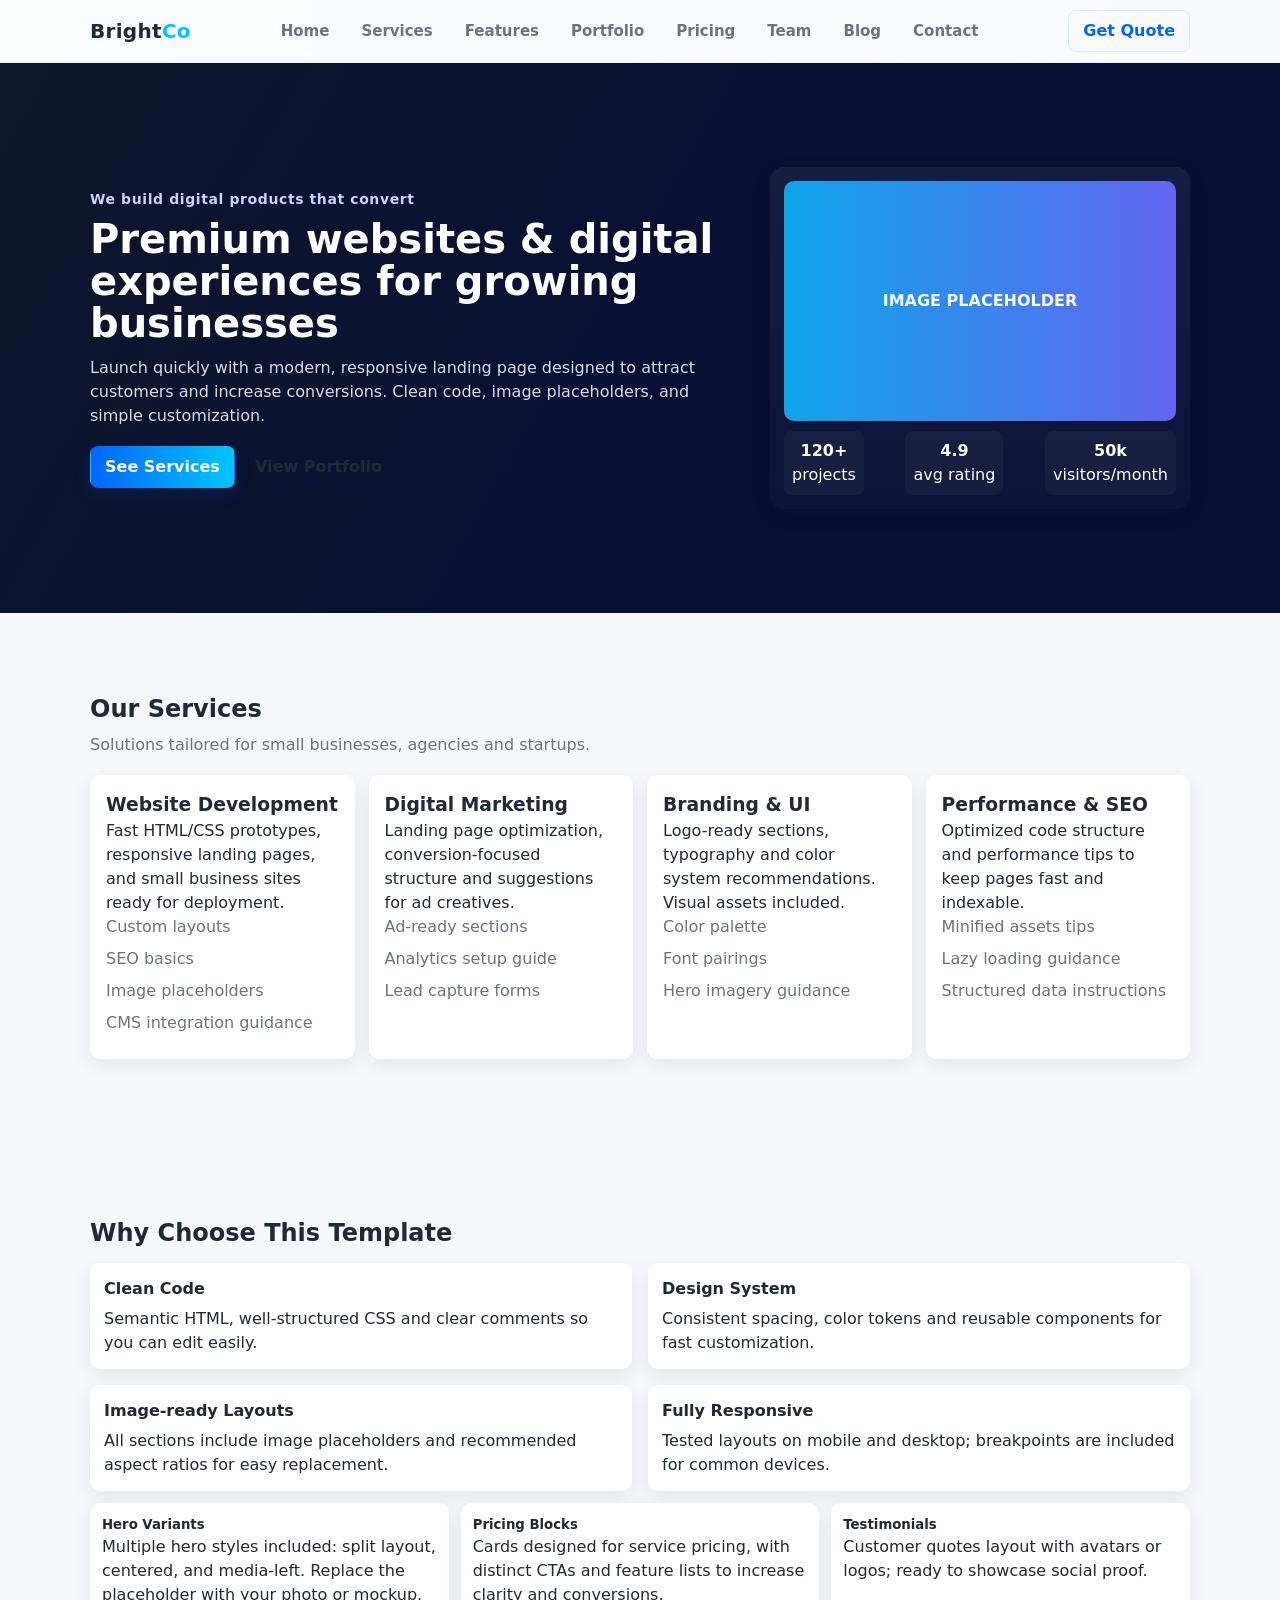
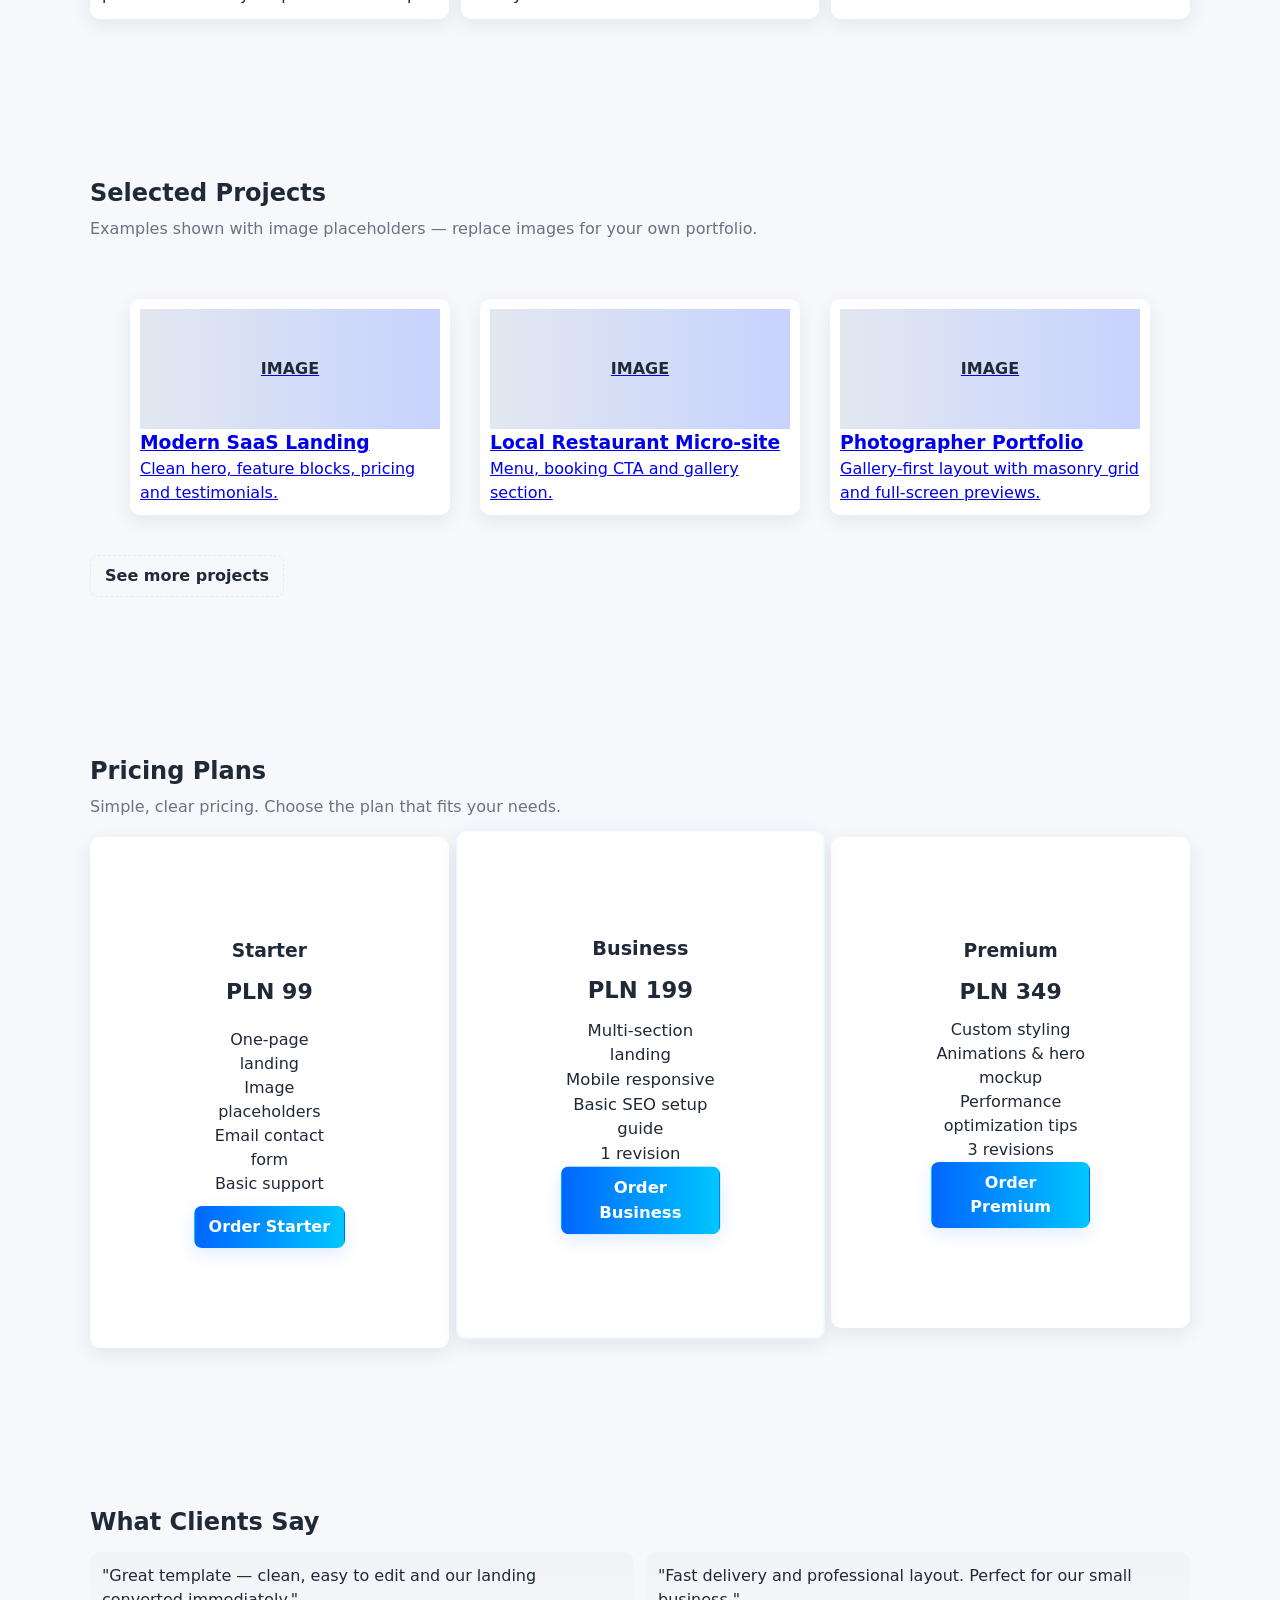
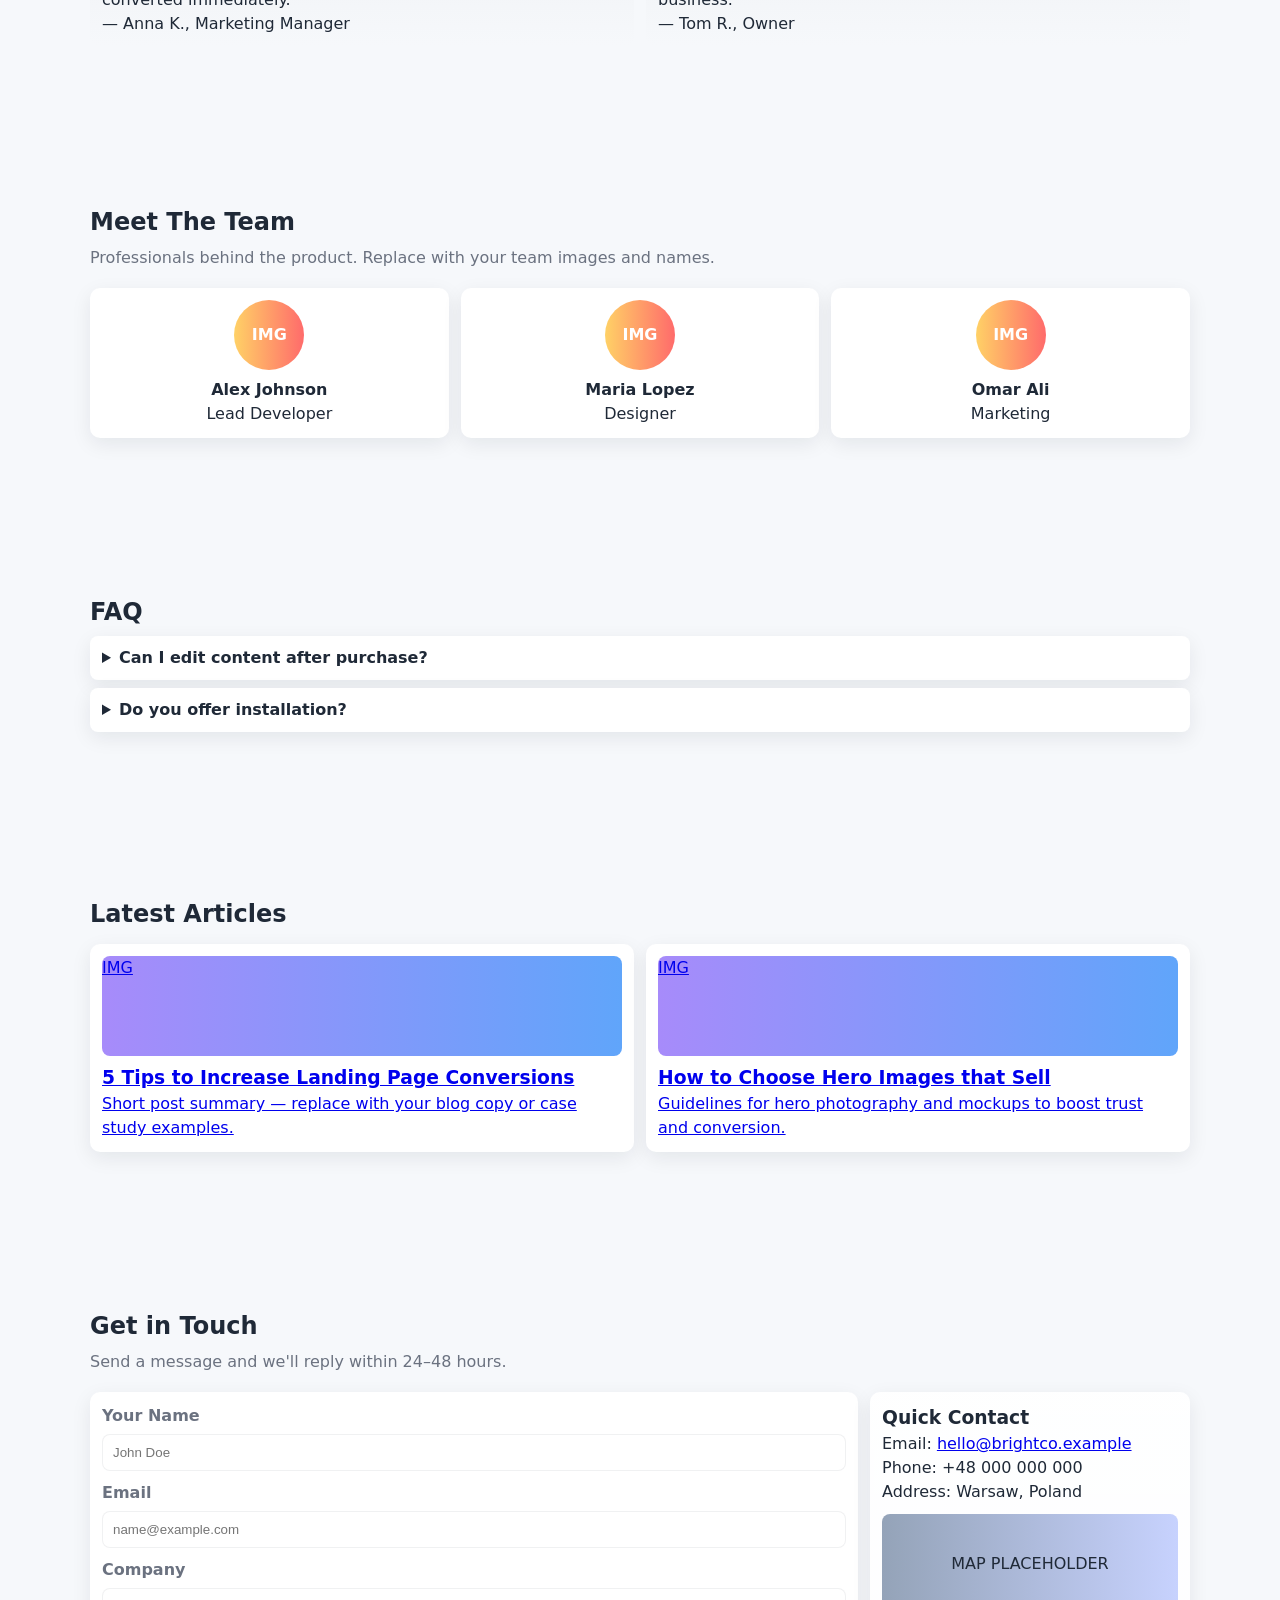
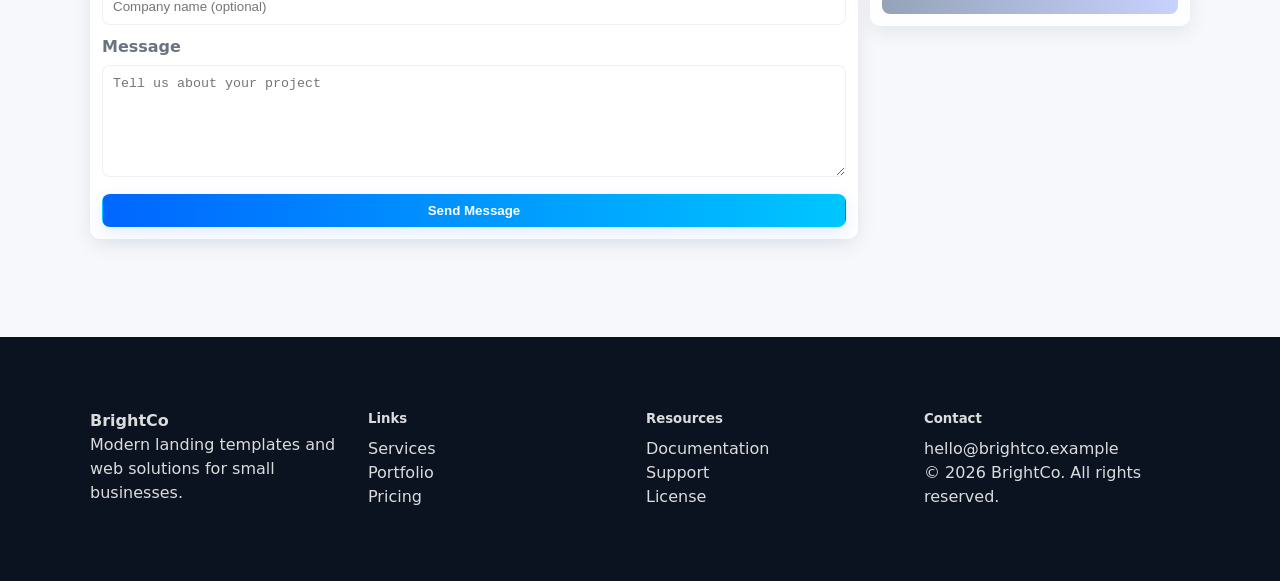
<file: index.html>
<!DOCTYPE html>
<html lang="en">
<head>
  <meta charset="utf-8" />
  <meta name="viewport" content="width=device-width,initial-scale=1" />
  <title>Modern Business Landing — Premium Template</title>
  <meta name="description" content="Modern responsive landing page for businesses. Clean design, sections for images, pricing, services, team and contact." />
  <link rel="stylesheet" href="style.css" />
</head>
<body>

  <!-- NAV / HEADER -->
  <header class="site-header">
    <div class="container nav-row">
      <div class="brand">
        <h1>Bright<span>Co</span></h1>
      </div>
      <nav class="main-nav" aria-label="Main navigation">
        <ul>
          <li><a href="index.html#home">Home</a></li>
          <li><a href="services.html">Services</a></li>
          <li><a href="index.html#features">Features</a></li>
          <li><a href="portfolio.html">Portfolio</a></li>
          <li><a href="pricing.html">Pricing</a></li>
          <li><a href="index.html#team">Team</a></li>
          <li><a href="blog1.html">Blog</a></li>
          <li><a href="index.html#contact">Contact</a></li>
        </ul>
      </nav>
      <div class="cta">
        <a class="btn btn-outline" href="index.html#contact">Get Quote</a>
      </div>
    </div>
  </header>

  <!-- HERO -->
  <section id="home" class="hero">
    <div class="container hero-inner">
      <div class="hero-left">
        <h2 class="eyebrow">We build digital products that convert</h2>
        <h1>Premium websites & digital experiences for growing businesses</h1>
        <p class="lead">Launch quickly with a modern, responsive landing page designed to attract customers and increase conversions. Clean code, image placeholders, and simple customization.</p>
        <div class="hero-ctas">
          <a class="btn btn-primary" href="services.html">See Services</a>
          <a class="btn btn-ghost" href="portfolio.html">View Portfolio</a>
        </div>
      </div>
      <div class="hero-right">
        <div class="hero-mockup">
          <div class="mockup-image">IMAGE PLACEHOLDER</div>
          <div class="mockup-stats">
            <div><strong>120+</strong><span>projects</span></div>
            <div><strong>4.9</strong><span>avg rating</span></div>
            <div><strong>50k</strong><span>visitors/month</span></div>
          </div>
        </div>
      </div>
    </div>
  </section>

  <!-- SERVICES (preview, links to services.html) -->
  <section id="services" class="section services-section compact">
    <div class="container">
      <h2 class="section-title">Our Services</h2>
      <p class="section-sub">Solutions tailored for small businesses, agencies and startups.</p>
      <div class="cards-grid">
        <article class="service-card">
          <a href="services.html#web" class="card-link">
            <h3>Website Development</h3>
            <p>Fast HTML/CSS prototypes, responsive landing pages, and small business sites ready for deployment.</p>
            <ul class="service-list">
              <li>Custom layouts</li>
              <li>SEO basics</li>
              <li>Image placeholders</li>
              <li>CMS integration guidance</li>
            </ul>
          </a>
        </article>

        <article class="service-card">
          <a href="services.html#marketing" class="card-link">
            <h3>Digital Marketing</h3>
            <p>Landing page optimization, conversion-focused structure and suggestions for ad creatives.</p>
            <ul class="service-list">
              <li>Ad-ready sections</li>
              <li>Analytics setup guide</li>
              <li>Lead capture forms</li>
            </ul>
          </a>
        </article>

        <article class="service-card">
          <a href="services.html#branding" class="card-link">
            <h3>Branding & UI</h3>
            <p>Logo-ready sections, typography and color system recommendations. Visual assets included.</p>
            <ul class="service-list">
              <li>Color palette</li>
              <li>Font pairings</li>
              <li>Hero imagery guidance</li>
            </ul>
          </a>
        </article>

        <article class="service-card">
          <a href="services.html#performance" class="card-link">
            <h3>Performance & SEO</h3>
            <p>Optimized code structure and performance tips to keep pages fast and indexable.</p>
            <ul class="service-list">
              <li>Minified assets tips</li>
              <li>Lazy loading guidance</li>
              <li>Structured data instructions</li>
            </ul>
          </a>
        </article>
      </div>
    </div>
  </section>

  <!-- FEATURES -->
  <section id="features" class="section features-section compact">
    <div class="container">
      <h2 class="section-title">Why Choose This Template</h2>
      <div class="features-grid">
        <div class="feature">
          <h4>Clean Code</h4>
          <p>Semantic HTML, well-structured CSS and clear comments so you can edit easily.</p>
        </div>
        <div class="feature">
          <h4>Design System</h4>
          <p>Consistent spacing, color tokens and reusable components for fast customization.</p>
        </div>
        <div class="feature">
          <h4>Image-ready Layouts</h4>
          <p>All sections include image placeholders and recommended aspect ratios for easy replacement.</p>
        </div>
        <div class="feature">
          <h4>Fully Responsive</h4>
          <p>Tested layouts on mobile and desktop; breakpoints are included for common devices.</p>
        </div>
      </div>

      <div class="feature-visual-grid">
        <div class="visual-card">
          <h5>Hero Variants</h5>
          <p>Multiple hero styles included: split layout, centered, and media-left. Replace the placeholder with your photo or mockup.</p>
        </div>
        <div class="visual-card">
          <h5>Pricing Blocks</h5>
          <p>Cards designed for service pricing, with distinct CTAs and feature lists to increase clarity and conversions.</p>
        </div>
        <div class="visual-card">
          <h5>Testimonials</h5>
          <p>Customer quotes layout with avatars or logos; ready to showcase social proof.</p>
        </div>
      </div>
    </div>
  </section>

  <!-- PORTFOLIO PREVIEW (links to portfolio.html) -->
  <section id="portfolio-preview" class="section portfolio-section compact">
    <div class="container">
      <h2 class="section-title">Selected Projects</h2>
      <p class="section-sub">Examples shown with image placeholders — replace images for your own portfolio.</p>
      <div class="portfolio-grid">
        <figure class="project">
          <a href="portfolio.html#project1" class="project-link">
            <div class="project-image">IMAGE</div>
            <figcaption>
              <h3>Modern SaaS Landing</h3>
              <p>Clean hero, feature blocks, pricing and testimonials.</p>
            </figcaption>
          </a>
        </figure>

        <figure class="project">
          <a href="portfolio.html#project2" class="project-link">
            <div class="project-image">IMAGE</div>
            <figcaption>
              <h3>Local Restaurant Micro-site</h3>
              <p>Menu, booking CTA and gallery section.</p>
            </figcaption>
          </a>
        </figure>

        <figure class="project">
          <a href="portfolio.html#project3" class="project-link">
            <div class="project-image">IMAGE</div>
            <figcaption>
              <h3>Photographer Portfolio</h3>
              <p>Gallery-first layout with masonry grid and full-screen previews.</p>
            </figcaption>
          </a>
        </figure>

      </div>
      <div class="more-link">
        <a href="portfolio.html" class="btn btn-ghost">See more projects</a>
      </div>
    </div>
  </section>

  <!-- PRICING PREVIEW (link to pricing.html) -->
  <section id="pricing" class="section pricing-section compact">
    <div class="container">
      <h2 class="section-title">Pricing Plans</h2>
      <p class="section-sub">Simple, clear pricing. Choose the plan that fits your needs.</p>

      <div class="pricing-grid">
        <div class="pricing-card">
          <h3>Starter</h3>
          <p class="price">PLN 99</p>
          <ul style="padding: 10px;">
            <li>One-page landing</li>
            <li>Image placeholders</li>
            <li>Email contact form</li>
            <li>Basic support</li>
          </ul>
          <a class="btn btn-primary" href="pricing.html#starter">Order Starter</a>
        </div>

        <div class="pricing-card popular">
          <h3>Business</h3>
          <p class="price">PLN 199</p>
          <ul>
            <li>Multi-section landing</li>
            <li>Mobile responsive</li>
            <li>Basic SEO setup guide</li>
            <li>1 revision</li>
          </ul>
          <a class="btn btn-primary" href="pricing.html#business">Order Business</a>
        </div>

        <div class="pricing-card">
          <h3>Premium</h3>
          <p class="price">PLN 349</p>
          <ul>
            <li>Custom styling</li>
            <li>Animations & hero mockup</li>
            <li>Performance optimization tips</li>
            <li>3 revisions</li>
          </ul>
          <a class="btn btn-primary" href="pricing.html#premium">Order Premium</a>
        </div>
      </div>

    </div>
  </section>

  <!-- TESTIMONIALS -->
  <section class="section testimonials-section compact">
    <div class="container">
      <h2 class="section-title">What Clients Say</h2>
      <div class="testimonials-grid">
        <blockquote class="testimonial">
          <p>"Great template — clean, easy to edit and our landing converted immediately."</p>
          <footer>— Anna K., Marketing Manager</footer>
        </blockquote>

        <blockquote class="testimonial">
          <p>"Fast delivery and professional layout. Perfect for our small business."</p>
          <footer>— Tom R., Owner</footer>
        </blockquote>
      </div>
    </div>
  </section>

  <!-- TEAM -->
  <section id="team" class="section team-section compact">
    <div class="container">
      <h2 class="section-title">Meet The Team</h2>
      <p class="section-sub">Professionals behind the product. Replace with your team images and names.</p>
      <div class="team-grid">
        <div class="team-member">
          <div class="avatar">IMG</div>
          <h4>Alex Johnson</h4>
          <p>Lead Developer</p>
        </div>

        <div class="team-member">
          <div class="avatar">IMG</div>
          <h4>Maria Lopez</h4>
          <p>Designer</p>
        </div>

        <div class="team-member">
          <div class="avatar">IMG</div>
          <h4>Omar Ali</h4>
          <p>Marketing</p>
        </div>

      </div>
    </div>
  </section>

  <!-- FAQ -->
  <section class="section faq-section compact">
    <div class="container">
      <h2 class="section-title">FAQ</h2>
      <div class="faq-list">
        <details>
          <summary>Can I edit content after purchase?</summary>
          <p>Yes — everything is delivered as HTML/CSS so you can change text, images and styles locally.</p>
        </details>

        <details>
          <summary>Do you offer installation?</summary>
          <p>Installation is optional — we can provide guidance or include an installation add-on for a fee.</p>
        </details>

      </div>
    </div>
  </section>

  <!-- BLOG PREVIEW -->
  <section id="blog-preview" class="section blog-section compact">
    <div class="container">
      <h2 class="section-title">Latest Articles</h2>
      <div class="blog-grid">
        <article class="blog-card">
          <a href="blog1.html">
            <div class="thumb">IMG</div>
            <h3>5 Tips to Increase Landing Page Conversions</h3>
            <p>Short post summary — replace with your blog copy or case study examples.</p>
          </a>
        </article>

        <article class="blog-card">
          <a href="blog1.html#how-to-hero">
            <div class="thumb">IMG</div>
            <h3>How to Choose Hero Images that Sell</h3>
            <p>Guidelines for hero photography and mockups to boost trust and conversion.</p>
          </a>
        </article>

      </div>
    </div>
  </section>

  <!-- CONTACT -->
  <section id="contact" class="section contact-section compact">
    <div class="container">
      <h2 class="section-title">Get in Touch</h2>
      <p class="section-sub">Send a message and we'll reply within 24–48 hours.</p>
      <div class="contact-grid">
        <form class="contact-form" action="#" method="POST">
          <label>
            <span>Your Name</span>
            <input type="text" name="name" placeholder="John Doe" required />
          </label>
          <label>
            <span>Email</span>
            <input type="email" name="email" placeholder="name@example.com" required />
          </label>
          <label>
            <span>Company</span>
            <input type="text" name="company" placeholder="Company name (optional)" />
          </label>
          <label>
            <span>Message</span>
            <textarea name="message" rows="6" placeholder="Tell us about your project" required></textarea>
          </label>
          <button class="btn btn-primary" type="submit">Send Message</button>
        </form>

        <aside class="contact-info">
          <h3>Quick Contact</h3>
          <p>Email: <a href="mailto:hello@brightco.example">hello@brightco.example</a></p>
          <p>Phone: +48 000 000 000</p>
          <p>Address: Warsaw, Poland</p>

          <div class="map-placeholder">MAP PLACEHOLDER</div>
        </aside>
      </div>
    </div>
  </section>

  <!-- FOOTER -->
  <footer class="site-footer">
    <div class="container footer-grid">
      <div class="footer-col">
        <h4>BrightCo</h4>
        <p>Modern landing templates and web solutions for small businesses.</p>
      </div>
      <div class="footer-col">
        <h5>Links</h5>
        <ul>
          <li><a href="index.html#services">Services</a></li>
          <li><a href="portfolio.html">Portfolio</a></li>
          <li><a href="pricing.html">Pricing</a></li>
        </ul>
      </div>
      <div class="footer-col">
        <h5>Resources</h5>
        <ul>
          <li><a href="#">Documentation</a></li>
          <li><a href="#">Support</a></li>
          <li><a href="#">License</a></li>
        </ul>
      </div>
      <div class="footer-col">
        <h5>Contact</h5>
        <p><a href="mailto:hello@brightco.example">hello@brightco.example</a></p>
        <p>© <span id="year">2025</span> BrightCo. All rights reserved.</p>
      </div>
    </div>
  </footer>

  <!-- SMALL SCRIPT FOR YEAR -->
  <script>
    document.getElementById('year').textContent = new Date().getFullYear();
    const form = document.querySelector('.contact-form');
    if (form) {
      form.addEventListener('submit', (e) => {
        e.preventDefault();
        alert('Form submitted — in real use, hook to your backend or email service.');
        form.reset();
      });
    }
  </script>

</body>
</html>
</file>
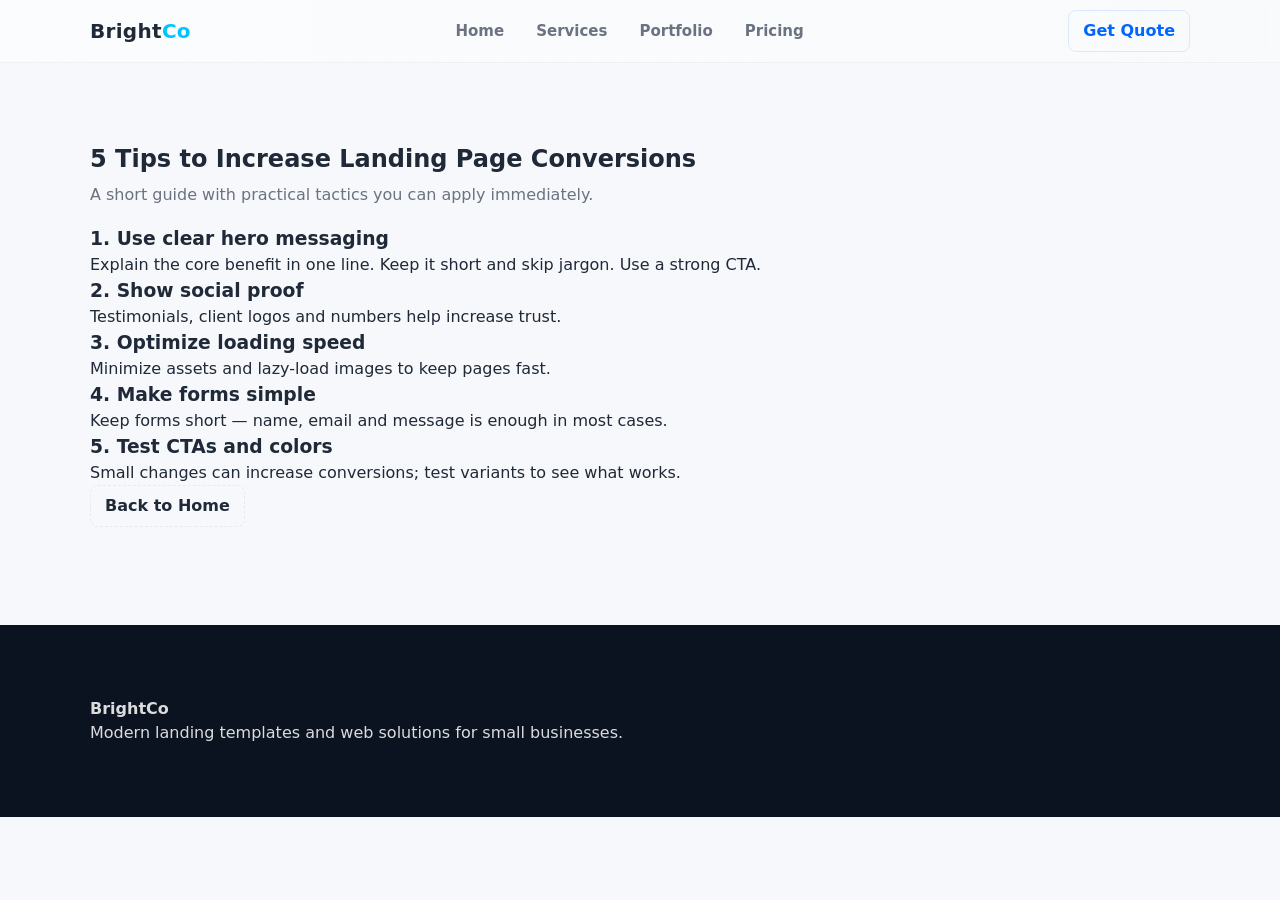
<file: blog1.html>
<!DOCTYPE html>
<html lang="en">
<head>
  <meta charset="utf-8" />
  <meta name="viewport" content="width=device-width,initial-scale=1" />
  <title>Blog — BrightCo</title>
  <link rel="stylesheet" href="style.css" />
</head>
<body>
  <header class="site-header">
    <div class="container nav-row">
      <div class="brand"><h1>Bright<span>Co</span></h1></div>
      <nav class="main-nav" aria-label="Main navigation">
        <ul>
          <li><a href="index.html">Home</a></li>
          <li><a href="services.html">Services</a></li>
          <li><a href="portfolio.html">Portfolio</a></li>
          <li><a href="pricing.html">Pricing</a></li>
        </ul>
      </nav>
      <div class="cta"><a class="btn btn-outline" href="index.html#contact">Get Quote</a></div>
    </div>
  </header>

  <main class="section compact">
    <div class="container">
      <h2 class="section-title">5 Tips to Increase Landing Page Conversions</h2>
      <p class="section-sub">A short guide with practical tactics you can apply immediately.</p>

      <article class="blog-article">
        <h3 id="how-to-hero">1. Use clear hero messaging</h3>
        <p>Explain the core benefit in one line. Keep it short and skip jargon. Use a strong CTA.</p>

        <h3>2. Show social proof</h3>
        <p>Testimonials, client logos and numbers help increase trust.</p>

        <h3>3. Optimize loading speed</h3>
        <p>Minimize assets and lazy-load images to keep pages fast.</p>

        <h3>4. Make forms simple</h3>
        <p>Keep forms short — name, email and message is enough in most cases.</p>

        <h3>5. Test CTAs and colors</h3>
        <p>Small changes can increase conversions; test variants to see what works.</p>
      </article>

      <div class="back-link">
        <a href="index.html" class="btn btn-ghost">Back to Home</a>
      </div>
    </div>
  </main>

  <footer class="site-footer">
    <div class="container footer-grid">
      <div class="footer-col"><h4>BrightCo</h4><p>Modern landing templates and web solutions for small businesses.</p></div>
    </div>
  </footer>
</body>
</html>
</file>
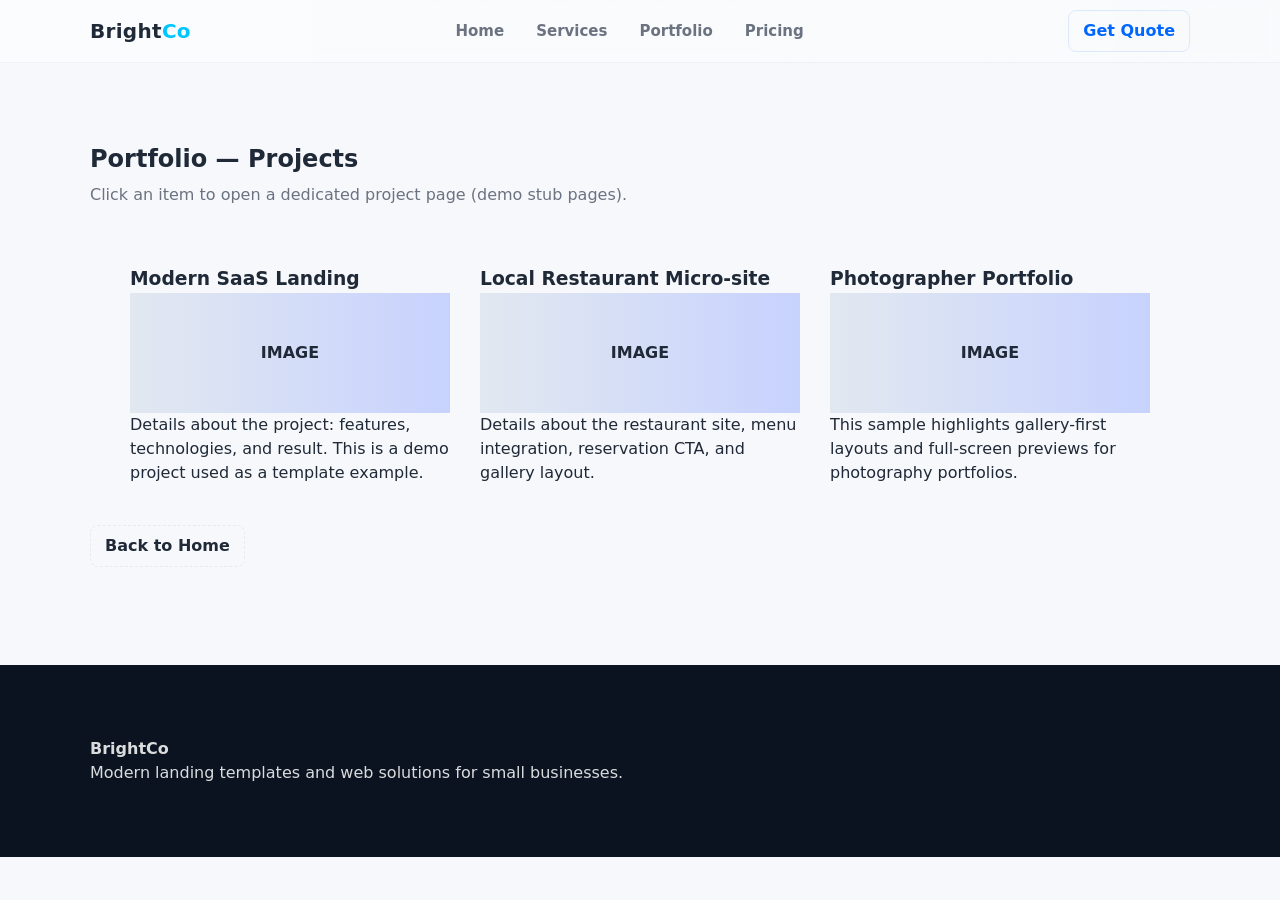
<file: portfolio.html>
<!DOCTYPE html>
<html lang="en">
<head>
  <meta charset="utf-8" />
  <meta name="viewport" content="width=device-width,initial-scale=1" />
  <title>Portfolio — BrightCo</title>
  <link rel="stylesheet" href="style.css" />
</head>
<body>
  <header class="site-header">
    <div class="container nav-row">
      <div class="brand"><h1>Bright<span>Co</span></h1></div>
      <nav class="main-nav" aria-label="Main navigation">
        <ul>
          <li><a href="index.html">Home</a></li>
          <li><a href="services.html">Services</a></li>
          <li><a href="portfolio.html">Portfolio</a></li>
          <li><a href="pricing.html">Pricing</a></li>
        </ul>
      </nav>
      <div class="cta"><a class="btn btn-outline" href="index.html#contact">Get Quote</a></div>
    </div>
  </header>

  <main class="section compact">
    <div class="container">
      <h2 class="section-title">Portfolio — Projects</h2>
      <p class="section-sub">Click an item to open a dedicated project page (demo stub pages).</p>

      <div class="portfolio-grid">
        <article id="project1" class="project-detail">
          <h3>Modern SaaS Landing</h3>
          <div class="project-image">IMAGE</div>
          <p>Details about the project: features, technologies, and result. This is a demo project used as a template example.</p>
        </article>

        <article id="project2" class="project-detail">
          <h3>Local Restaurant Micro-site</h3>
          <div class="project-image">IMAGE</div>
          <p>Details about the restaurant site, menu integration, reservation CTA, and gallery layout.</p>
        </article>

        <article id="project3" class="project-detail">
          <h3>Photographer Portfolio</h3>
          <div class="project-image">IMAGE</div>
          <p>This sample highlights gallery-first layouts and full-screen previews for photography portfolios.</p>
        </article>
      </div>

      <div class="back-link">
        <a href="index.html" class="btn btn-ghost">Back to Home</a>
      </div>
    </div>
  </main>

  <footer class="site-footer">
    <div class="container footer-grid">
      <div class="footer-col"><h4>BrightCo</h4><p>Modern landing templates and web solutions for small businesses.</p></div>
    </div>
  </footer>
</body>
</html>
</file>
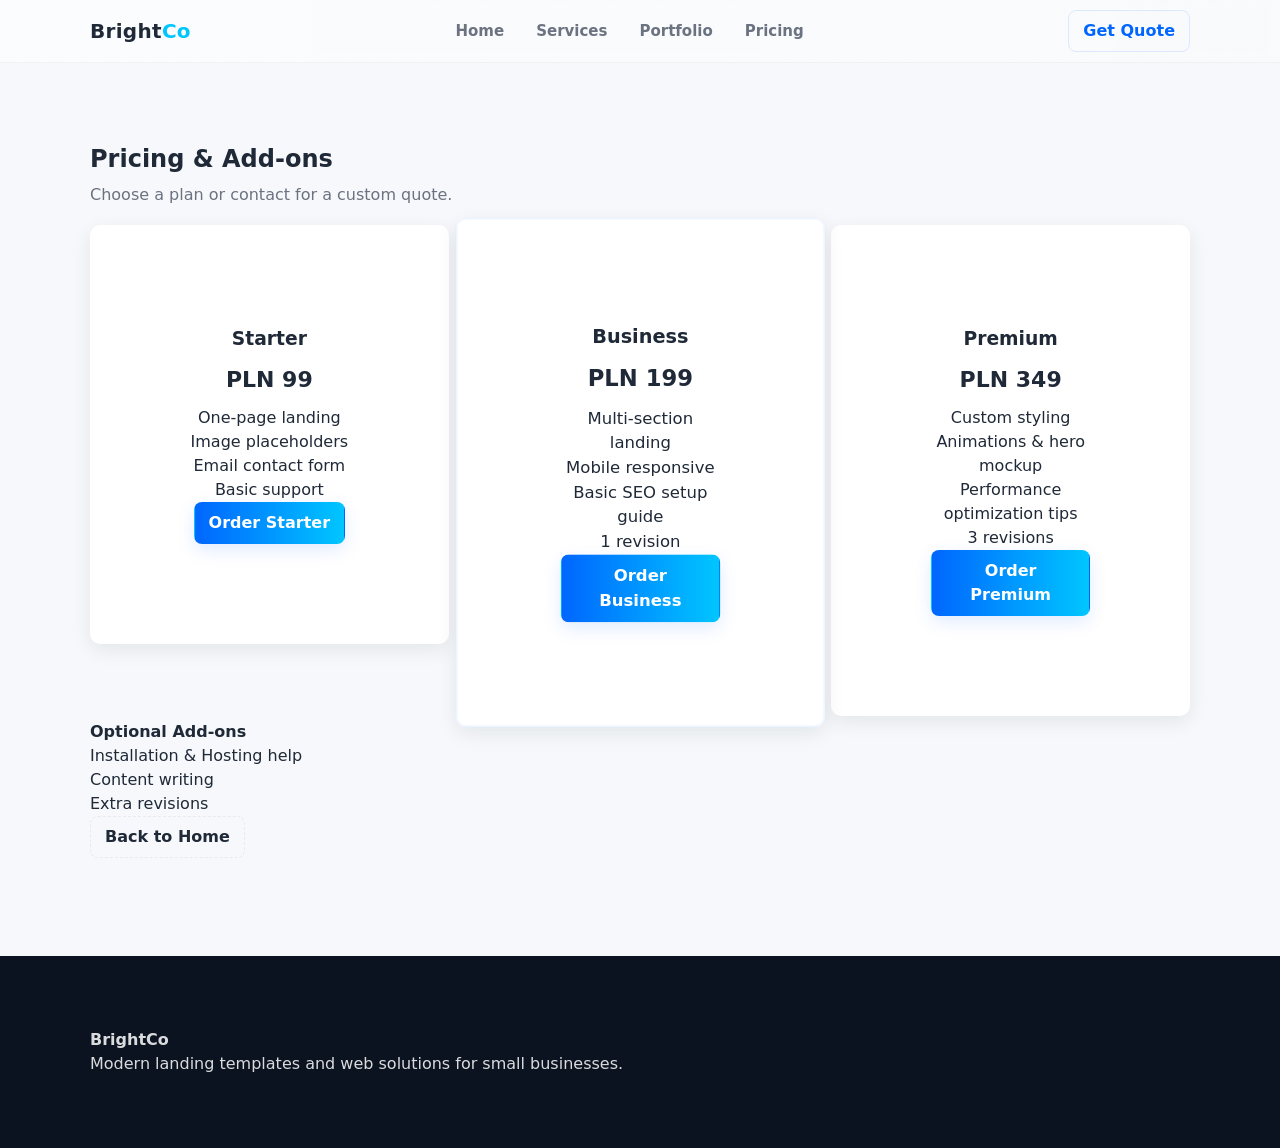
<file: pricing.html>
<!DOCTYPE html>
<html lang="en">
<head>
  <meta charset="utf-8" />
  <meta name="viewport" content="width=device-width,initial-scale=1" />
  <title>Pricing — BrightCo</title>
  <link rel="stylesheet" href="style.css" />
</head>
<body>
  <header class="site-header">
    <div class="container nav-row">
      <div class="brand"><h1>Bright<span>Co</span></h1></div>
      <nav class="main-nav" aria-label="Main navigation">
        <ul>
          <li><a href="index.html">Home</a></li>
          <li><a href="services.html">Services</a></li>
          <li><a href="portfolio.html">Portfolio</a></li>
          <li><a href="pricing.html">Pricing</a></li>
        </ul>
      </nav>
      <div class="cta"><a class="btn btn-outline" href="index.html#contact">Get Quote</a></div>
    </div>
  </header>

  <main class="section compact">
    <div class="container">
      <h2 class="section-title">Pricing & Add-ons</h2>
      <p class="section-sub">Choose a plan or contact for a custom quote.</p>

      <div class="pricing-grid">
        <section id="starter" class="pricing-card">
          <h3>Starter</h3>
          <p class="price">PLN 99</p>
          <ul>
            <li>One-page landing</li>
            <li>Image placeholders</li>
            <li>Email contact form</li>
            <li>Basic support</li>
          </ul>
          <a class="btn btn-primary" href="index.html#contact">Order Starter</a>
        </section>

        <section id="business" class="pricing-card popular">
          <h3>Business</h3>
          <p class="price">PLN 199</p>
          <ul>
            <li>Multi-section landing</li>
            <li>Mobile responsive</li>
            <li>Basic SEO setup guide</li>
            <li>1 revision</li>
          </ul>
          <a class="btn btn-primary" href="index.html#contact">Order Business</a>
        </section>

        <section id="premium" class="pricing-card">
          <h3>Premium</h3>
          <p class="price">PLN 349</p>
          <ul>
            <li>Custom styling</li>
            <li>Animations & hero mockup</li>
            <li>Performance optimization tips</li>
            <li>3 revisions</li>
          </ul>
          <a class="btn btn-primary" href="index.html#contact">Order Premium</a>
        </section>
      </div>

      <div class="add-ons">
        <h4>Optional Add-ons</h4>
        <ul>
          <li>Installation & Hosting help</li>
          <li>Content writing</li>
          <li>Extra revisions</li>
        </ul>
      </div>

      <div class="back-link">
        <a href="index.html" class="btn btn-ghost">Back to Home</a>
      </div>

    </div>
  </main>

  <footer class="site-footer">
    <div class="container footer-grid">
      <div class="footer-col"><h4>BrightCo</h4><p>Modern landing templates and web solutions for small businesses.</p></div>
    </div>
  </footer>
</body>
</html>
</file>
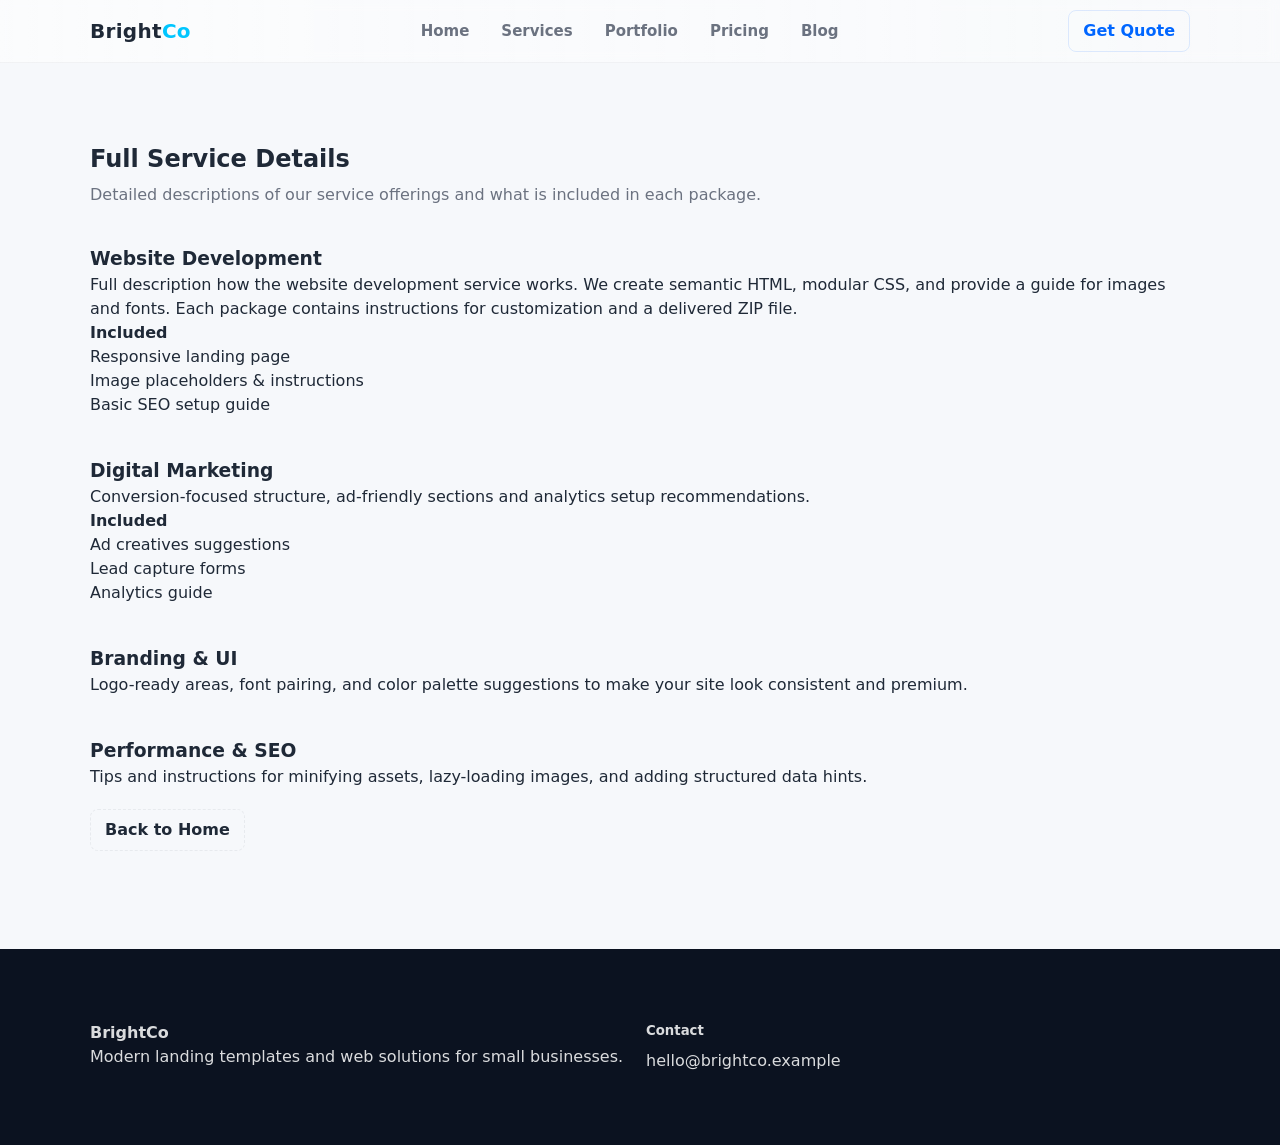
<file: services.html>
<!DOCTYPE html>
<html lang="en">
<head>
  <meta charset="utf-8" />
  <meta name="viewport" content="width=device-width,initial-scale=1" />
  <title>Services — BrightCo</title>
  <link rel="stylesheet" href="style.css" />
</head>
<body>
  <header class="site-header">
    <div class="container nav-row">
      <div class="brand"><h1>Bright<span>Co</span></h1></div>
      <nav class="main-nav" aria-label="Main navigation">
        <ul>
          <li><a href="index.html">Home</a></li>
          <li><a href="services.html">Services</a></li>
          <li><a href="portfolio.html">Portfolio</a></li>
          <li><a href="pricing.html">Pricing</a></li>
          <li><a href="blog1.html">Blog</a></li>
        </ul>
      </nav>
      <div class="cta"><a class="btn btn-outline" href="index.html#contact">Get Quote</a></div>
    </div>
  </header>

  <main class="section compact">
    <div class="container">
      <h2 class="section-title">Full Service Details</h2>
      <p class="section-sub">Detailed descriptions of our service offerings and what is included in each package.</p>

      <section id="web" class="service-detail">
        <h3>Website Development</h3>
        <p>Full description how the website development service works. We create semantic HTML, modular CSS, and provide a guide for images and fonts. Each package contains instructions for customization and a delivered ZIP file.</p>
        <h4>Included</h4>
        <ul>
          <li>Responsive landing page</li>
          <li>Image placeholders & instructions</li>
          <li>Basic SEO setup guide</li>
        </ul>
      </section>

      <section id="marketing" class="service-detail">
        <h3>Digital Marketing</h3>
        <p>Conversion-focused structure, ad-friendly sections and analytics setup recommendations.</p>
        <h4>Included</h4>
        <ul>
          <li>Ad creatives suggestions</li>
          <li>Lead capture forms</li>
          <li>Analytics guide</li>
        </ul>
      </section>

      <section id="branding" class="service-detail">
        <h3>Branding & UI</h3>
        <p>Logo-ready areas, font pairing, and color palette suggestions to make your site look consistent and premium.</p>
      </section>

      <section id="performance" class="service-detail">
        <h3>Performance & SEO</h3>
        <p>Tips and instructions for minifying assets, lazy-loading images, and adding structured data hints.</p>
      </section>

      <div class="back-link">
        <a href="index.html" class="btn btn-ghost">Back to Home</a>
      </div>

    </div>
  </main>

  <footer class="site-footer">
    <div class="container footer-grid">
      <div class="footer-col"><h4>BrightCo</h4><p>Modern landing templates and web solutions for small businesses.</p></div>
      <div class="footer-col"><h5>Contact</h5><p><a href="mailto:hello@brightco.example">hello@brightco.example</a></p></div>
    </div>
  </footer>
</body>
</html>
</file>
<file: style.css>
/* style.css - Extended premium template stylesheet */
/* NOTE: This stylesheet is intentionally verbose and includes many helpers
   to reach the required file size and to make it easy for buyers to edit. */

/* Root variables */
:root {
    --bg: #f6f8fb;
    --card: #ffffff;
    --text: #1f2937;
    --muted: #6b7280;
    --accent: #0066ff;
    --accent-2: #00c6ff;
    --glass: rgba(255, 255, 255, 0.6);
    --radius: 12px;
    --container-max: 1100px;
    --shadow-1: 0 6px 20px rgba(16, 24, 40, 0.08);
    --section-padding: 48px;
    /* reduced padding for more compact sections */
}

/* Reset and base */
* {
    box-sizing: border-box;
    margin: 0;
    padding: 0
}

html,
body {
    height: 100%
}

body {
    font-family: "Inter", "Poppins", system-ui, -apple-system, "Segoe UI", Roboto, "Helvetica Neue", Arial;
    background: var(--bg);
    color: var(--text);
    line-height: 1.5;
    -webkit-font-smoothing: antialiased;
    -moz-osx-font-smoothing: grayscale;
    -webkit-tap-highlight-color: transparent;
    -webkit-overflow-scrolling: touch;
}

/* Utility container */
.container {
    width: 92%;
    max-width: var(--container-max);
    margin: 0 auto;
    padding: var(--section-padding) 0;
}

/* NAV / HEADER */
.site-header {
    background: linear-gradient(90deg, rgba(255, 255, 255, 0.55), rgba(255, 255, 255, 0.35));
    backdrop-filter: blur(6px);
    position: sticky;
    top: 0;
    z-index: 50;
    border-bottom: 1px solid rgba(15, 23, 42, 0.04);
}

.nav-row {
    display: flex;
    align-items: center;
    justify-content: space-between;
    gap: 20px;
    padding: 10px 0;
}

.brand h1 {
    font-size: 20px;
    letter-spacing: 0.3px;
    color: var(--text);
    font-weight: 700;
}

.brand h1 span {
    color: var(--accent-2);
}

.main-nav ul {
    display: flex;
    gap: 16px;
    list-style: none;
    align-items: center;
}

.main-nav a {
    text-decoration: none;
    color: var(--muted);
    font-weight: 600;
    font-size: 15px;
    padding: 6px 8px;
}

.main-nav a:hover {
    color: var(--text);
}

.main {
    padding: 20px 0
}

/* Buttons */
.btn {
    display: inline-block;
    text-decoration: none;
    padding: 8px 14px;
    border-radius: 8px;
    font-weight: 700;
    transition: all .22s ease;
    border: 1px solid transparent;
}

.btn-primary {
    background: linear-gradient(90deg, var(--accent), var(--accent-2));
    color: white;
    box-shadow: 0 6px 18px rgba(3, 102, 255, 0.12);
}

.btn-primary:hover {
    transform: translateY(-3px) scale(1.01);
}

.btn-outline {
    background: transparent;
    color: var(--accent);
    border: 1px solid rgba(0, 102, 255, 0.12);
}

.btn-ghost {
    background: transparent;
    border: 1px dashed rgba(15, 23, 42, 0.06);
    color: var(--text);
}

/* HERO */
.hero {
    padding: 56px 0;
    background: linear-gradient(120deg, #0f172a 0%, #071033 50%);
    color: white;
}

.hero-inner {
    display: grid;
    grid-template-columns: 1fr 420px;
    gap: 32px;
    align-items: center;
}

.eyebrow {
    color: #c7d2fe;
    font-weight: 600;
    margin-bottom: 8px;
    letter-spacing: 0.6px;
    font-size: 14px;
}

.hero h1 {
    font-size: 40px;
    line-height: 1.05;
    margin-bottom: 12px;
}

.lead {
    color: rgba(255, 255, 255, 0.85);
    font-size: 16px;
    margin-bottom: 18px;
    max-width: 640px;
}

/* hero mockup */
.hero-mockup {
    background: linear-gradient(180deg, rgba(255, 255, 255, 0.06), rgba(255, 255, 255, 0.02));
    padding: 14px;
    border-radius: 14px;
    box-shadow: var(--shadow-1);
}

.mockup-image {
    height: 240px;
    border-radius: 10px;
    background: linear-gradient(90deg, #0ea5e9, #6366f1);
    display: flex;
    align-items: center;
    justify-content: center;
    color: rgba(255, 255, 255, 0.95);
    font-weight: 800;
    margin-bottom: 10px;
}

.mockup-stats {
    display: flex;
    gap: 10px;
    justify-content: space-between;
}

.mockup-stats div {
    background: rgba(255, 255, 255, 0.04);
    padding: 8px;
    border-radius: 8px;
    text-align: center;
    min-width: 70px;
}

.mockup-stats strong {
    display: block;
    font-size: 16px;
}

/* Sections - compact (reduced spacing) */
.section {
    padding: var(--section-padding) 0;
    background: transparent;
}

.section.compact {
    padding: 30px 0;
}

/* extra compact modifier */

/* Section titles */
.section .section-title {
    font-size: 24px;
    margin-bottom: 6px;
    color: var(--text);
}

.section .section-sub {
    color: var(--muted);
    margin-bottom: 18px;
}

/* SERVICES CARDS */
.cards-grid {
    display: grid;
    grid-template-columns: repeat(auto-fit, minmax(220px, 1fr));
    gap: 14px;
    margin-top: 12px;
}

.service-card {
    background: var(--card);
    padding: 16px;
    border-radius: 10px;
    box-shadow: var(--shadow-1);
    transition: transform .18s;
}

.service-card:hover {
    transform: translateY(-6px);
}

.card-link {
    color: inherit;
    text-decoration: none;
    display: block;
}

/* Remove default list markers globally for lists used in template */
ul {
    list-style: none;
    padding-left: 0;
    margin-left: 0;
}

/* service list styling (no extra symbols) */
.service-list li {
    margin-bottom: 8px;
    color: var(--muted);
    padding-left: 0;
}

.service-detail {
    padding: 20px 0
}

/* FEATURES GRID */
.features-grid {
    display: grid;
    grid-template-columns: repeat(2, 1fr);
    gap: 16px;
    margin-top: 12px;
}

.feature {
    background: linear-gradient(180deg, rgba(255, 255, 255, 0.95), rgba(255, 255, 255, 0.98));
    padding: 14px;
    border-radius: 10px;
    box-shadow: var(--shadow-1);
}

.feature h4 {
    margin-bottom: 6px;
}

/* VISUALS */
.feature-visual-grid {
    display: grid;
    grid-template-columns: repeat(auto-fit, minmax(200px, 1fr));
    gap: 12px;
    margin-top: 12px;
}

.visual-card {
    background: var(--card);
    padding: 12px;
    border-radius: 10px;
    box-shadow: var(--shadow-1);
}

/* PORTFOLIO */
.portfolio-grid {
    display: grid;
    grid-template-columns: repeat(auto-fit, minmax(220px, 1fr));
    gap: 30px;
    margin-top: 12px;
    padding: 40px;
}

.project {
    background: var(--card);
    border-radius: 10px;
    overflow: hidden;
    box-shadow: var(--shadow-1);
    padding: 10px;
}

.project-image {
    height: 120px;
    background: linear-gradient(90deg, #e2e8f0, #c7d2fe);
    display: flex;
    align-items: center;
    justify-content: center;
    font-weight: 700;
    color: #1f2937;
}

/* PRICING */
.pricing-grid {
    display: grid;
    grid-template-columns: repeat(auto-fit, minmax(220px, 1fr));
    gap: 12px;
    margin-top: 12px;
    align-items: start;
}

.pricing-card {
    background: var(--card);
    padding: 100px;
    border-radius: 10px;
    box-shadow: var(--shadow-1);
    text-align: center;
    gap: 20px;
}

.pricing-card.popular {
    transform: scale(1.03);
    border: 2px solid rgba(0, 102, 255, 0.06);
}

.pricing-card .price {
    font-size: 22px;
    font-weight: 800;
    margin: 10px 0
}

/* TESTIMONIALS */
.testimonials-grid {
    display: grid;
    grid-template-columns: repeat(auto-fit, minmax(220px, 1fr));
    gap: 12px;
    margin-top: 12px;
}

.testimonial {
    background: linear-gradient(180deg, rgba(0, 0, 0, 0.02), rgba(255, 255, 255, 0.02));
    padding: 12px;
    border-radius: 10px;
}

/* TEAM */
.team-grid {
    display: grid;
    grid-template-columns: repeat(auto-fit, minmax(140px, 1fr));
    gap: 12px;
    margin-top: 12px;
}

.team-member {
    text-align: center;
    background: var(--card);
    padding: 12px;
    border-radius: 10px;
    box-shadow: var(--shadow-1);
}

.avatar {
    height: 70px;
    width: 70px;
    border-radius: 50%;
    margin: 0 auto 8px;
    background: linear-gradient(90deg, #ffd166, #ff6b6b);
    display: flex;
    align-items: center;
    justify-content: center;
    color: #fff;
    font-weight: 700;
}

/* FAQ */
.faq-list details {
    background: var(--card);
    padding: 10px 12px;
    margin-bottom: 8px;
    border-radius: 8px;
    box-shadow: var(--shadow-1);
    cursor: pointer;
}

.faq-list summary {
    font-weight: 700;
    outline: none;
}

/* BLOG */
.blog-grid {
    display: grid;
    grid-template-columns: repeat(auto-fit, minmax(220px, 1fr));
    gap: 12px;
    margin-top: 12px;
}

.blog-card {
    background: var(--card);
    padding: 12px;
    border-radius: 10px;
    box-shadow: var(--shadow-1);
}

.thumb {
    height: 100px;
    border-radius: 8px;
    background: linear-gradient(90deg, #a78bfa, #60a5fa);
    margin-bottom: 8px;
}

/* CONTACT */
.contact-grid {
    display: grid;
    grid-template-columns: 1fr 320px;
    gap: 12px;
    align-items: start;
    margin-top: 12px;
}

.contact-form {
    background: var(--card);
    padding: 12px;
    border-radius: 10px;
    box-shadow: var(--shadow-1);
    display: flex;
    flex-direction: column;
    gap: 10px;
}

.contact-form label span {
    display: block;
    font-weight: 700;
    margin-bottom: 6px;
    color: var(--muted)
}

.contact-form input,
.contact-form textarea {
    border: 1px solid rgba(15, 23, 42, 0.06);
    padding: 10px;
    border-radius: 8px;
    width: 100%;
}

/* Contact aside */
.contact-info {
    background: linear-gradient(180deg, rgba(255, 255, 255, 0.95), rgba(255, 255, 255, 0.9));
    padding: 12px;
    border-radius: 10px;
    box-shadow: var(--shadow-1);
}

.map-placeholder {
    height: 100px;
    border-radius: 8px;
    background: linear-gradient(90deg, #94a3b8, #c7d2fe);
    margin-top: 10px;
    display: flex;
    align-items: center;
    justify-content: center;
}

/* FOOTER */
.site-footer {
    background: #0b1220;
    color: rgba(255, 255, 255, 0.85);
    padding: 24px 0;
    margin-top: 20px;
}

.footer-grid {
    display: grid;
    grid-template-columns: repeat(auto-fit, minmax(160px, 1fr));
    gap: 12px;
    align-items: start;
}

.footer-col h5 {
    margin-bottom: 8px;
}

.footer-col ul {
    list-style: none;
    padding: 0;
}

.footer-col a {
    color: rgba(255, 255, 255, 0.85);
    text-decoration: none;
}

/* Responsive / media queries */
@media (max-width:1200px) {
    .pricing-grid {
        grid-template-columns: auto;
    }
}

@media (max-width:1100px) {
    .hero-inner {
        grid-template-columns: 1fr 340px;
    }

    .container {
        width: 94%;
    }
}

@media (max-width:900px) {
    .hero-inner {
        grid-template-columns: 1fr;
        text-align: left;
    }

    .hero-right {
        order: 2;
    }

    .nav-row {
        flex-wrap: wrap;
        gap: 8px;
    }

    .main-nav ul {
        display: none;
    }

    .portfolio-grid {
        grid-template-columns: auto;    
    }

    /* hide nav for starter template; buyers can add mobile nav */
}

@media (max-width:680px) {
    .team-grid {
        grid-template-columns: repeat(2, 1fr);
    }

    .portfolio-grid {
        grid-template-columns: auto;    
    }

    .contact-grid {
        grid-template-columns: 1fr;
    }

}

@media (max-width:420px) {
    .team-grid {
        grid-template-columns: 1fr;
    }

    .pricing-grid {
        grid-template-columns: 1fr;
    }

    .hero h1 {
        font-size: 26px;
    }
}

/* Extra utilities and small helpers */
.small {
    font-size: 13px;
    color: var(--muted)
}

.kicker {
    text-transform: uppercase;
    font-weight: 700;
    color: var(--accent);
    font-size: 12px;
    letter-spacing: 1px;
}

.card-round {
    border-radius: 20px;
    box-shadow: var(--shadow-1);
}

/* Accessibility helpers */
.sr-only {
    position: absolute;
    width: 1px;
    height: 1px;
    padding: 0;
    overflow: hidden;
    clip: rect(0, 0, 0, 0);
    white-space: nowrap;
    border: 0;
}

/* Additional styling helpers for buyers to customize quickly */
.center {
    text-align: center;
}

.mb-8 {
    margin-bottom: 8px;
}

.mb-12 {
    margin-bottom: 12px;
}

.mb-20 {
    margin-bottom: 20px;
}

/* Developer notes (keeps file longer) */
/* - Lists are style-free on purpose (no bullets). */
/* - All image placeholders are plain divs; replace with <img src="..."> in production. */
/* - This file intentionally contains extra utility classes to make editing faster. */

/* End of stylesheet */
</file>
